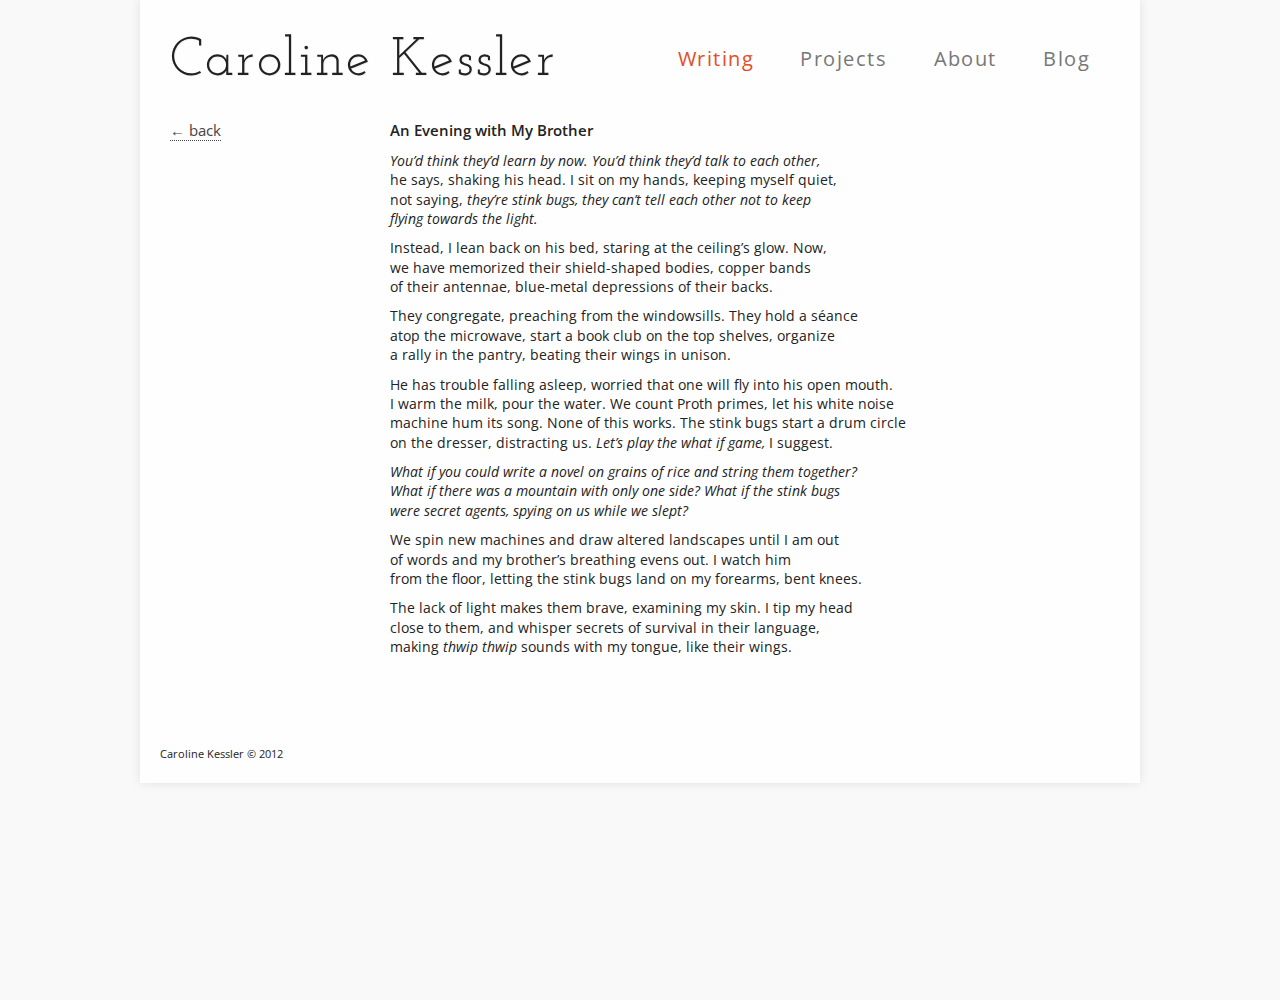
<file: an-evening-with-my-brother.html>
<!DOCTYPE html>
<html>
<head>
	<title>Caroline Kessler</title>
  <!-- HTML5 shim, for IE6-8 support of HTML5 elements -->
  <!--[if lt IE 9]>
    <script src="http://html5shim.googlecode.com/svn/trunk/html5.js"></script>
  <![endif]-->
  <link href='http://fonts.googleapis.com/css?family=Josefin+Slab:600,100' rel='stylesheet' type='text/css'>
  <link href='http://fonts.googleapis.com/css?family=Open+Sans:400,600' rel='stylesheet' type='text/css'>
  <link rel="stylesheet" href="styles/reset.css" type="text/css">
	<link rel="stylesheet" href="styles/screen.css" type="text/css">
	
  <meta name="viewport" content="width=device-width, initial-scale=1.0" />
</head>
<body>
<div class="container">  
  <header>
    <a href="index.html" class="name">
      <h1>Caroline Kessler</h1>
    </a>
    <nav>
       <ul>
         <li><a href="index.html#writing" class="selected">Writing</a></li>
         <li><a href="index.html#projects">Projects</a></li>
         <li><a href="index.html#about">About</a></li>
        <li><a href="http://carokess.tumblr.com">Blog</a></li>
      </ul>
    </nav>
  </header>

  <section id="poem">
    <div class="col2">
      <a class="back" href="index.html#writing">&larr; back</a>
    </div>
    <div class="col10">  
      <strong>An Evening with My Brother</strong>
<p>
<em>You&#146;d think they&#146;d learn by now. You&#146;d think they&#146;d talk to each other,</em><br />
he says, shaking his head. I sit on my hands, keeping myself quiet,<br />
not saying, <em>they&#146;re stink bugs, they can&#146;t tell each other not to keep<br />
flying towards the light.</em>
</p>
<p>
Instead, I lean back on his bed, staring at the ceiling&#146;s glow. Now,<br />
we have memorized their shield-shaped bodies, copper bands<br />
of their antennae, blue-metal depressions of their backs.
</p>
<p>
They congregate, preaching from the windowsills. They hold a s&eacute;ance<br />
atop the microwave, start a book club on the top shelves, organize <br />
a rally in the pantry, beating their wings in unison. 
</p>
<p>
He has trouble falling asleep, worried that one will fly into his open mouth.<br />
I warm the milk, pour the water. We count Proth primes, let his white noise <br />
machine hum its song. None of this works. The stink bugs start a drum circle<br />
on the dresser, distracting us. <em>Let&#146;s play the what if game,</em> I suggest.
</p>
<p>
<em>
What if you could write a novel on grains of rice and string them together?<br />
What if there was a mountain with only one side? What if the stink bugs <br />
were secret agents, spying on us while we slept? </em>
</p>
<p>
We spin new machines and draw altered landscapes until I am out <br />
of words and my brother&#146;s breathing evens out. I watch him<br />
from the floor, letting the stink bugs land on my forearms, bent knees.
</p>
<p>
The lack of light makes them brave, examining my skin. I tip my head<br />
close to them, and whisper secrets of survival in their language,<br />
making <em>thwip thwip</em> sounds with my tongue, like their wings. 
</p>    
    </div>
  </section>

  <footer>
    Caroline Kessler &copy; 2012
  </footer>

  </div>
</body>
</html>
</file>
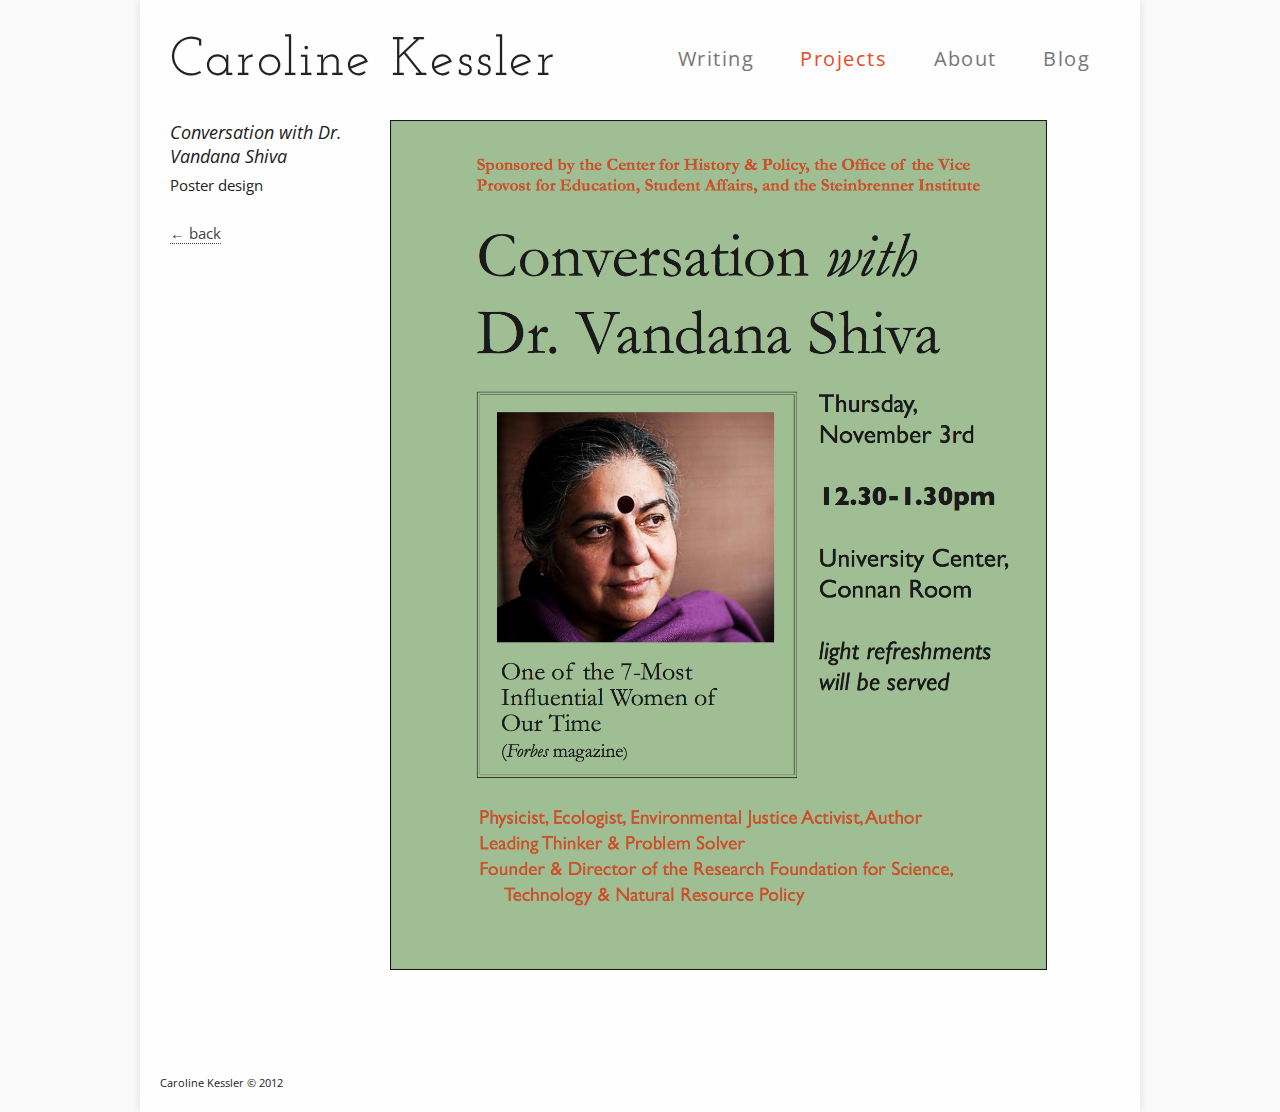
<file: conversation.html>
<!DOCTYPE html>
<html>
<head>
	<title>Caroline Kessler</title>
  <!-- HTML5 shim, for IE6-8 support of HTML5 elements -->
  <!--[if lt IE 9]>
    <script src="http://html5shim.googlecode.com/svn/trunk/html5.js"></script>
  <![endif]-->
  <link href='http://fonts.googleapis.com/css?family=Josefin+Slab:600,100' rel='stylesheet' type='text/css'>
  <link href='http://fonts.googleapis.com/css?family=Open+Sans:400,600' rel='stylesheet' type='text/css'>
  <link rel="stylesheet" href="styles/reset.css" type="text/css">
	<link rel="stylesheet" href="styles/screen.css" type="text/css">
	
  <meta name="viewport" content="width=device-width, initial-scale=1.0" />
</head>
<body>
<div class="container">  
  <header>
    <a href="index.html" class="name">
      <h1>Caroline Kessler</h1>
    </a>
    <nav>
       <ul>
         <li><a href="index.html#writing">Writing</a></li>
         <li><a href="index.html#projects" class="selected">Projects</a></li>
         <li><a href="index.html#about">About</a></li>
        <li><a href="http://carokess.tumblr.com">Blog</a></li>
      </ul>
    </nav>
  </header>

  <section id="visual-project">
    <div class="col2">
      <h3>Conversation with Dr. Vandana Shiva</h3>
      <h6>Poster design</h6>
      <p><!-- Insert description here --></p>

      <a class="back" href="index.html#projects">&larr; back</a>
    </div>
    <div class="col10">  
      <img src="images/visual04.png" />
    </div>
  </section>

  <footer>
    Caroline Kessler &copy; 2012
  </footer>

  </div>
</body>
</html>
</file>
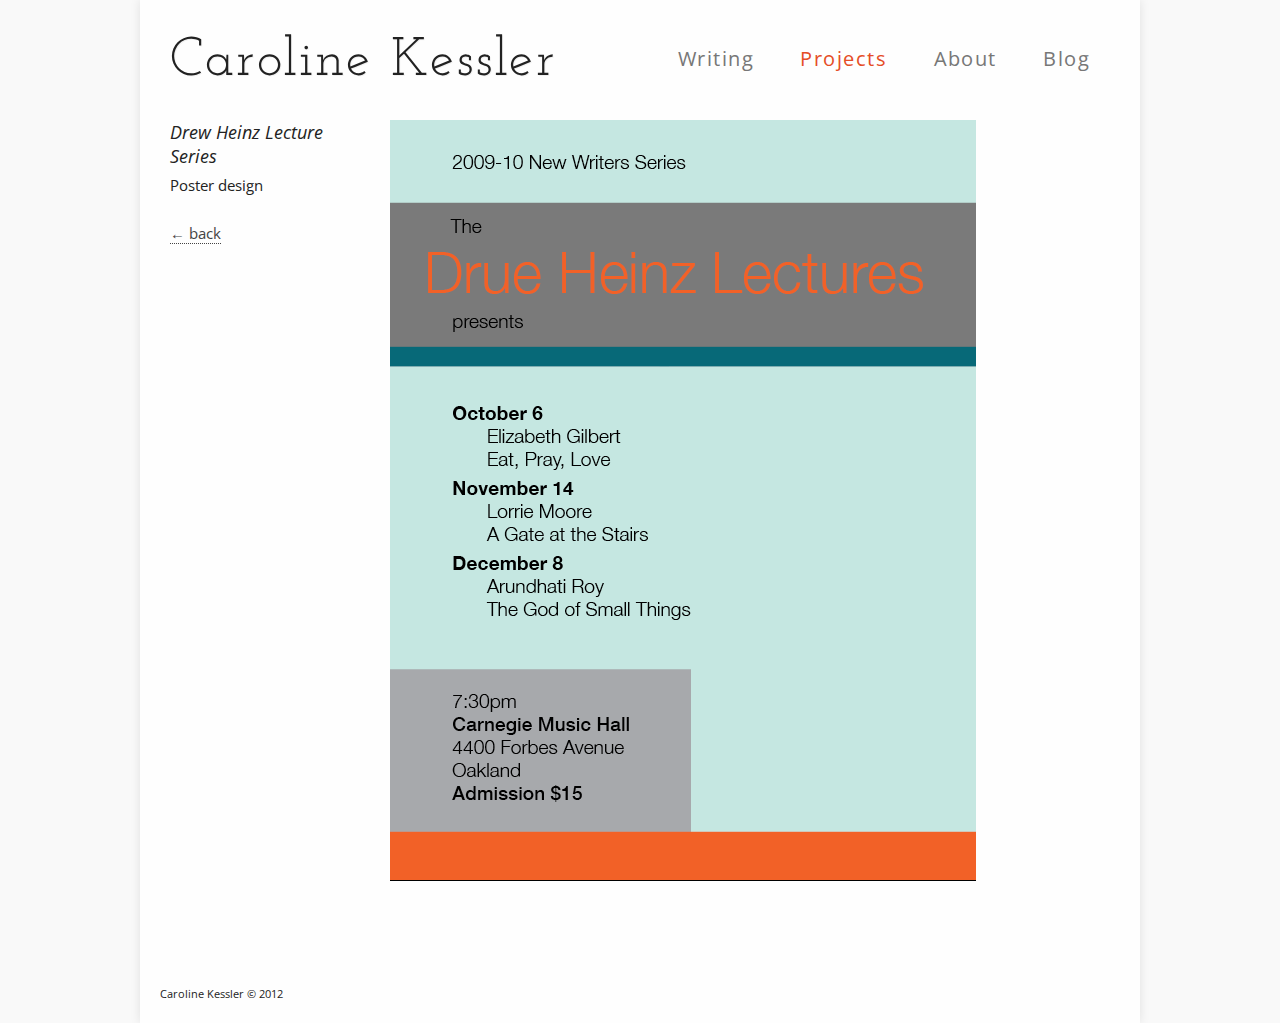
<file: drew-heinz.html>
<!DOCTYPE html>
<html>
<head>
	<title>Caroline Kessler</title>
  <!-- HTML5 shim, for IE6-8 support of HTML5 elements -->
  <!--[if lt IE 9]>
    <script src="http://html5shim.googlecode.com/svn/trunk/html5.js"></script>
  <![endif]-->
  <link href='http://fonts.googleapis.com/css?family=Josefin+Slab:600,100' rel='stylesheet' type='text/css'>
  <link href='http://fonts.googleapis.com/css?family=Open+Sans:400,600' rel='stylesheet' type='text/css'>
  <link rel="stylesheet" href="styles/reset.css" type="text/css">
	<link rel="stylesheet" href="styles/screen.css" type="text/css">
	
  <meta name="viewport" content="width=device-width, initial-scale=1.0" />
</head>
<body>
<div class="container">  
  <header>
    <a href="index.html" class="name">
      <h1>Caroline Kessler</h1>
    </a>
    <nav>
       <ul>
         <li><a href="index.html#writing">Writing</a></li>
         <li><a href="index.html#projects" class="selected">Projects</a></li>
         <li><a href="index.html#about">About</a></li>
        <li><a href="http://carokess.tumblr.com">Blog</a></li>
      </ul>
    </nav>
  </header>

  <section id="visual-project">
    <div class="col2">
      <h3>Drew Heinz Lecture Series</h3>
      <h6>Poster design</h6>
      <p><!-- Insert description here --></p>

      <a class="back" href="index.html#projects">&larr; back</a>
    </div>
    <div class="col10">  
      <img src="images/visual03.png" />
    </div>
  </section>

  <footer>
    Caroline Kessler &copy; 2012
  </footer>

  </div>
</body>
</html>
</file>
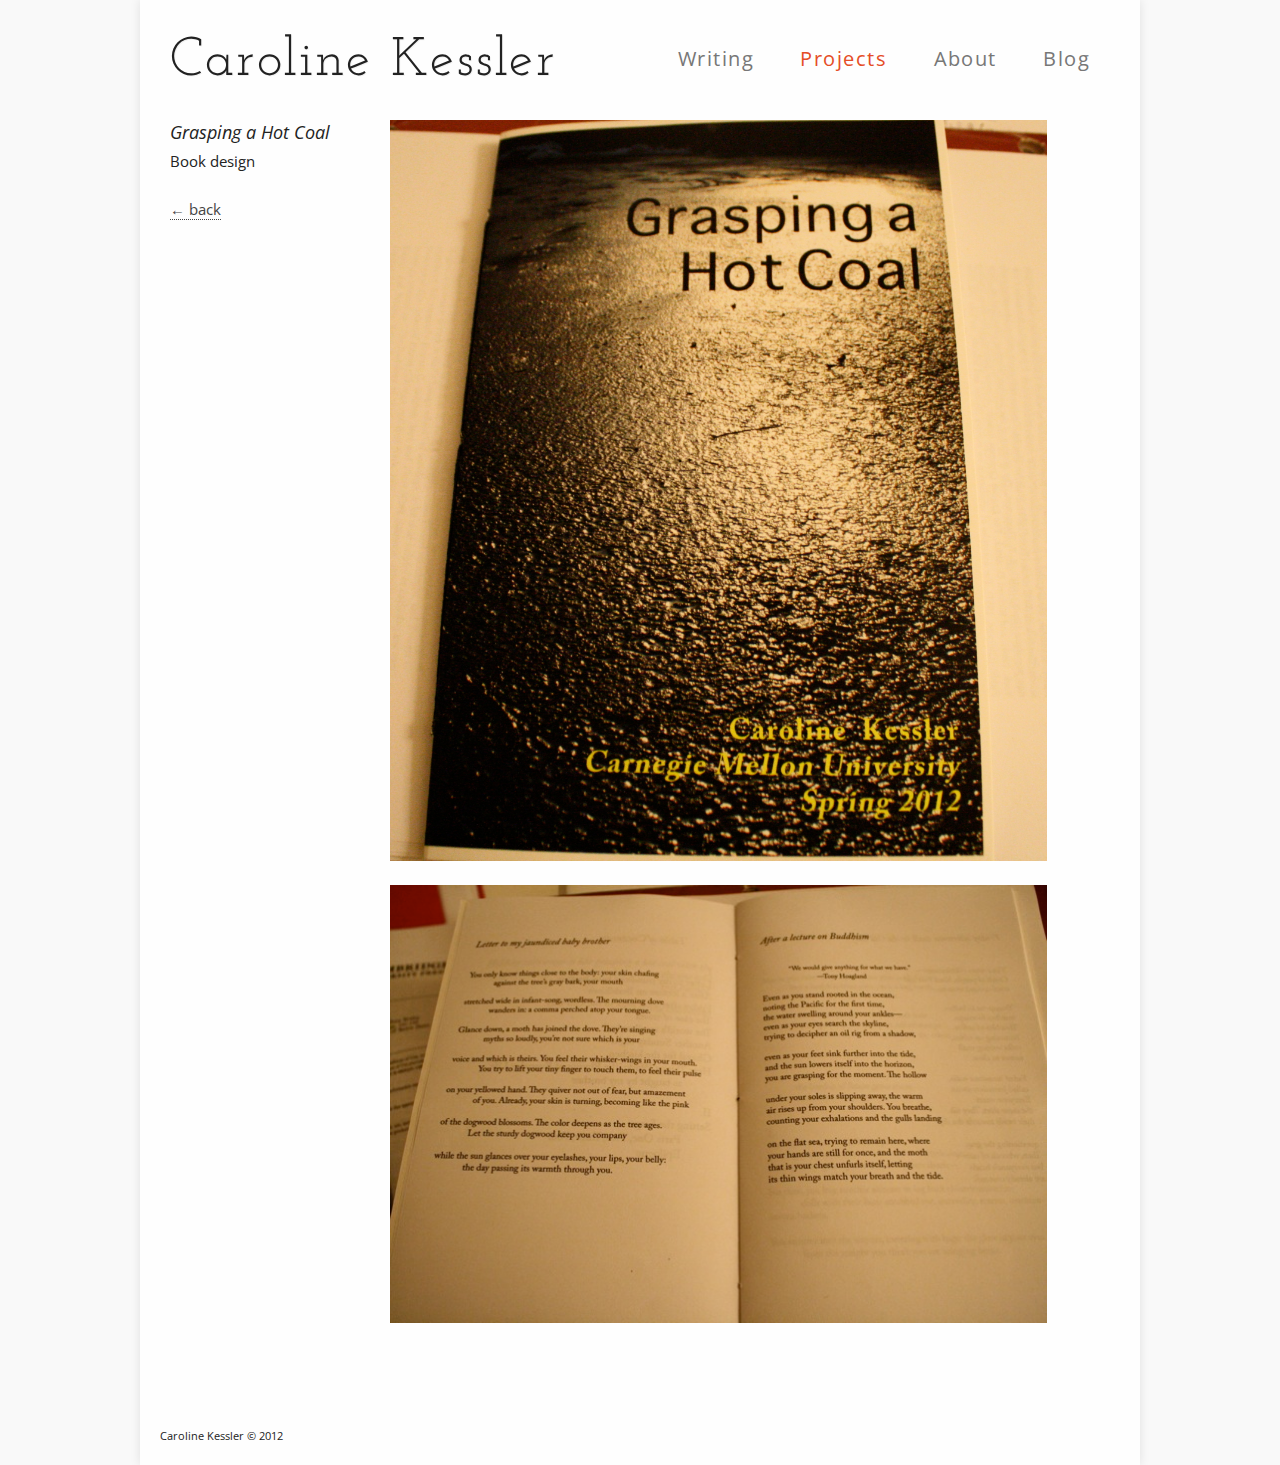
<file: grasping-a-hot-coal.html>
<!DOCTYPE html>
<html>
<head>
	<title>Caroline Kessler</title>
  <!-- HTML5 shim, for IE6-8 support of HTML5 elements -->
  <!--[if lt IE 9]>
    <script src="http://html5shim.googlecode.com/svn/trunk/html5.js"></script>
  <![endif]-->
  <link href='http://fonts.googleapis.com/css?family=Josefin+Slab:600,100' rel='stylesheet' type='text/css'>
  <link href='http://fonts.googleapis.com/css?family=Open+Sans:400,600' rel='stylesheet' type='text/css'>
  <link rel="stylesheet" href="styles/reset.css" type="text/css">
	<link rel="stylesheet" href="styles/screen.css" type="text/css">
	
  <meta name="viewport" content="width=device-width, initial-scale=1.0" />
</head>
<body>
<div class="container">  
  <header>
    <a href="index.html" class="name">
      <h1>Caroline Kessler</h1>
    </a>
    <nav>
       <ul>
         <li><a href="index.html#writing">Writing</a></li>
         <li><a href="index.html#projects" class="selected">Projects</a></li>
         <li><a href="index.html#about">About</a></li>
        <li><a href="http://carokess.tumblr.com">Blog</a></li>
      </ul>
    </nav>
  </header>

  <section id="visual-project">
    <div class="col2">
      <h3>Grasping a Hot Coal</h3>
      <h6>Book design</h6>
      <p><!-- Insert description here --></p>

      <a class="back" href="index.html#projects">&larr; back</a>
    </div>
    <div class="col10">  
      <img src="images/visual01a.jpg" />
      <img src="images/visual01b.jpg" />
    </div>
  </section>

  <footer>
    Caroline Kessler &copy; 2012
  </footer>

  </div>
</body>
</html>
</file>
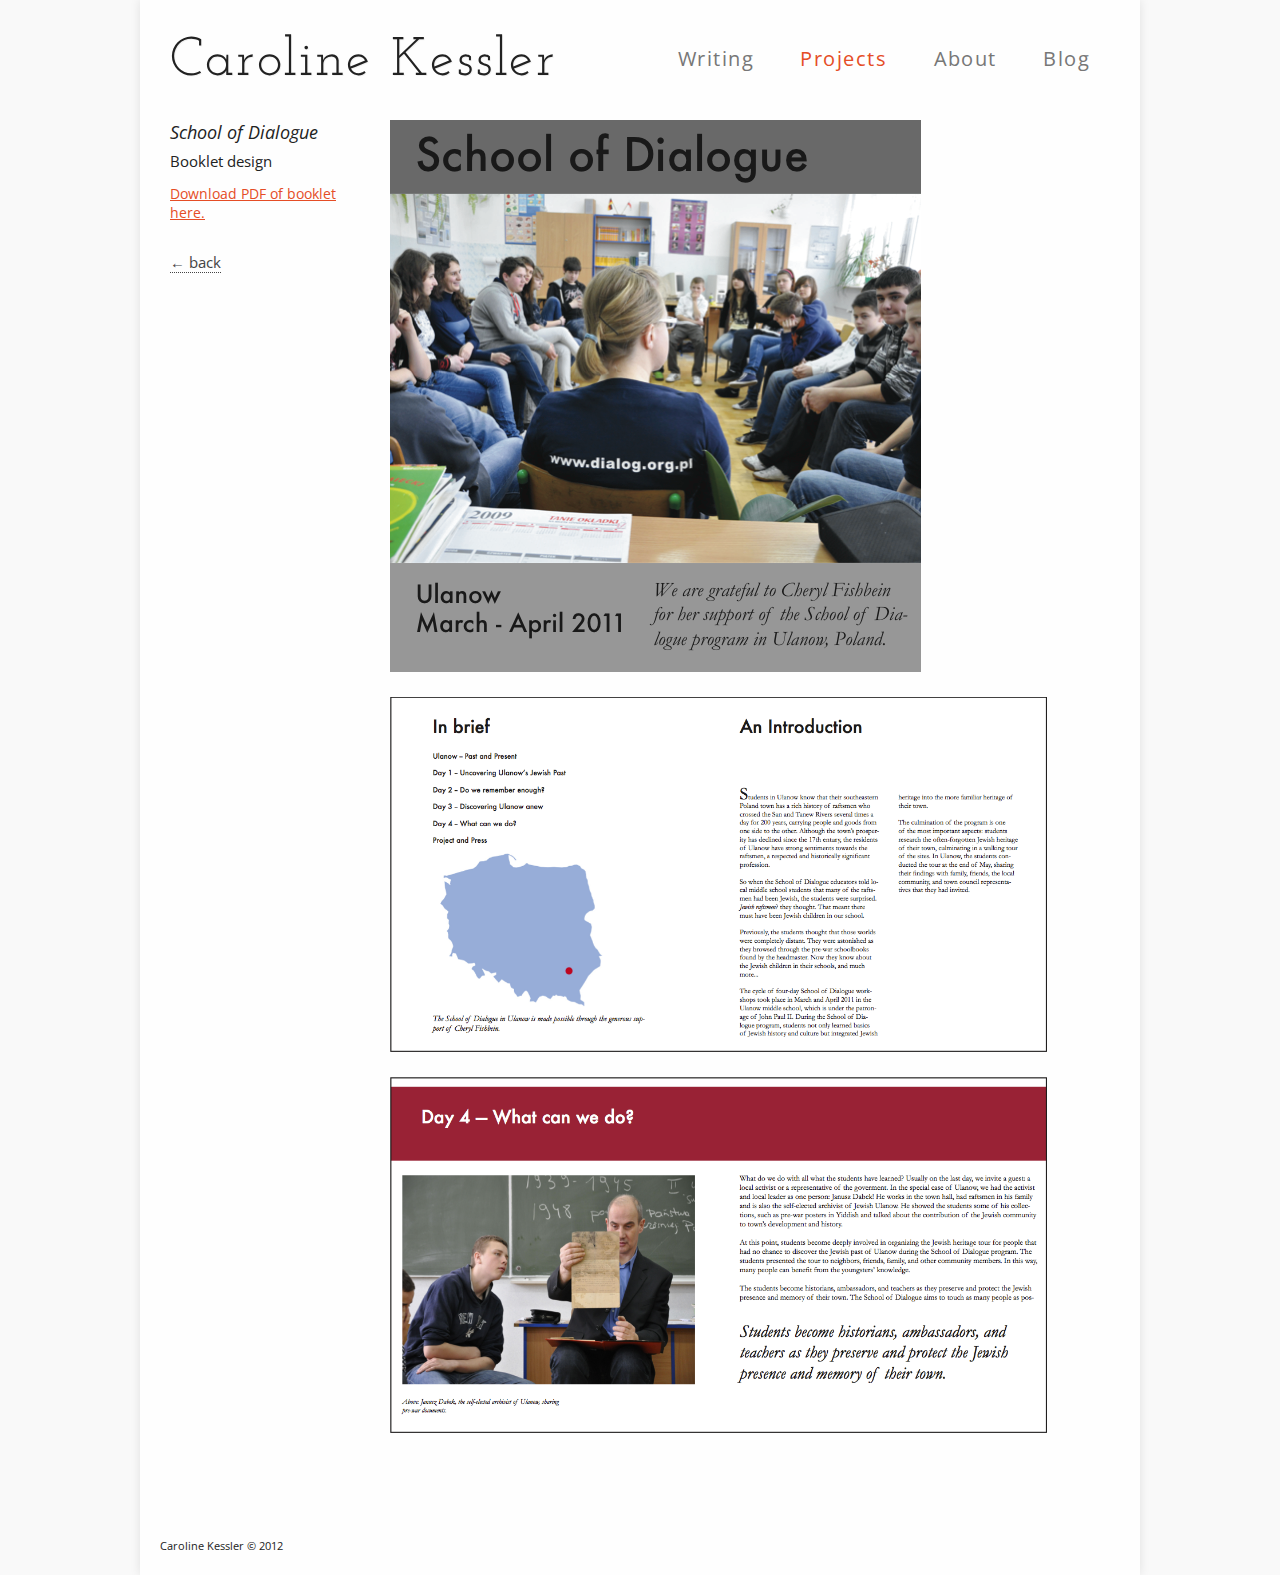
<file: school-of-dialogue.html>
<!DOCTYPE html>
<html>
<head>
	<title>Caroline Kessler</title>
  <!-- HTML5 shim, for IE6-8 support of HTML5 elements -->
  <!--[if lt IE 9]>
    <script src="http://html5shim.googlecode.com/svn/trunk/html5.js"></script>
  <![endif]-->
  <link href='http://fonts.googleapis.com/css?family=Josefin+Slab:600,100' rel='stylesheet' type='text/css'>
  <link href='http://fonts.googleapis.com/css?family=Open+Sans:400,600' rel='stylesheet' type='text/css'>
  <link rel="stylesheet" href="styles/reset.css" type="text/css">
	<link rel="stylesheet" href="styles/screen.css" type="text/css">
	
  <meta name="viewport" content="width=device-width, initial-scale=1.0" />
</head>
<body>
<div class="container">  
  <header>
    <a href="index.html" class="name">
      <h1>Caroline Kessler</h1>
    </a>
    <nav>
       <ul>
         <li><a href="index.html#writing">Writing</a></li>
         <li><a href="index.html#projects" class="selected">Projects</a></li>
         <li><a href="index.html#about">About</a></li>
        <li><a href="http://carokess.tumblr.com">Blog</a></li>
      </ul>
    </nav>
  </header>

  <section id="visual-project">
    <div class="col2">
      <h3>School of Dialogue</h3>
      <h6>Booklet design</h6>
      <p>
        <!-- Insert description here -->
        <a href="files/ForumBooklet.pdf">Download PDF of booklet here.</a>
      </p>

      <a class="back" href="index.html#projects">&larr; back</a>
    </div>
    <div class="col10">  
      <img src="images/visual05a.png" />
      <img src="images/visual05b.png" />
      <img src="images/visual05c.png" />
    </div>
  </section>

  <footer>
    Caroline Kessler &copy; 2012
  </footer>

  </div>
</body>
</html>
</file>
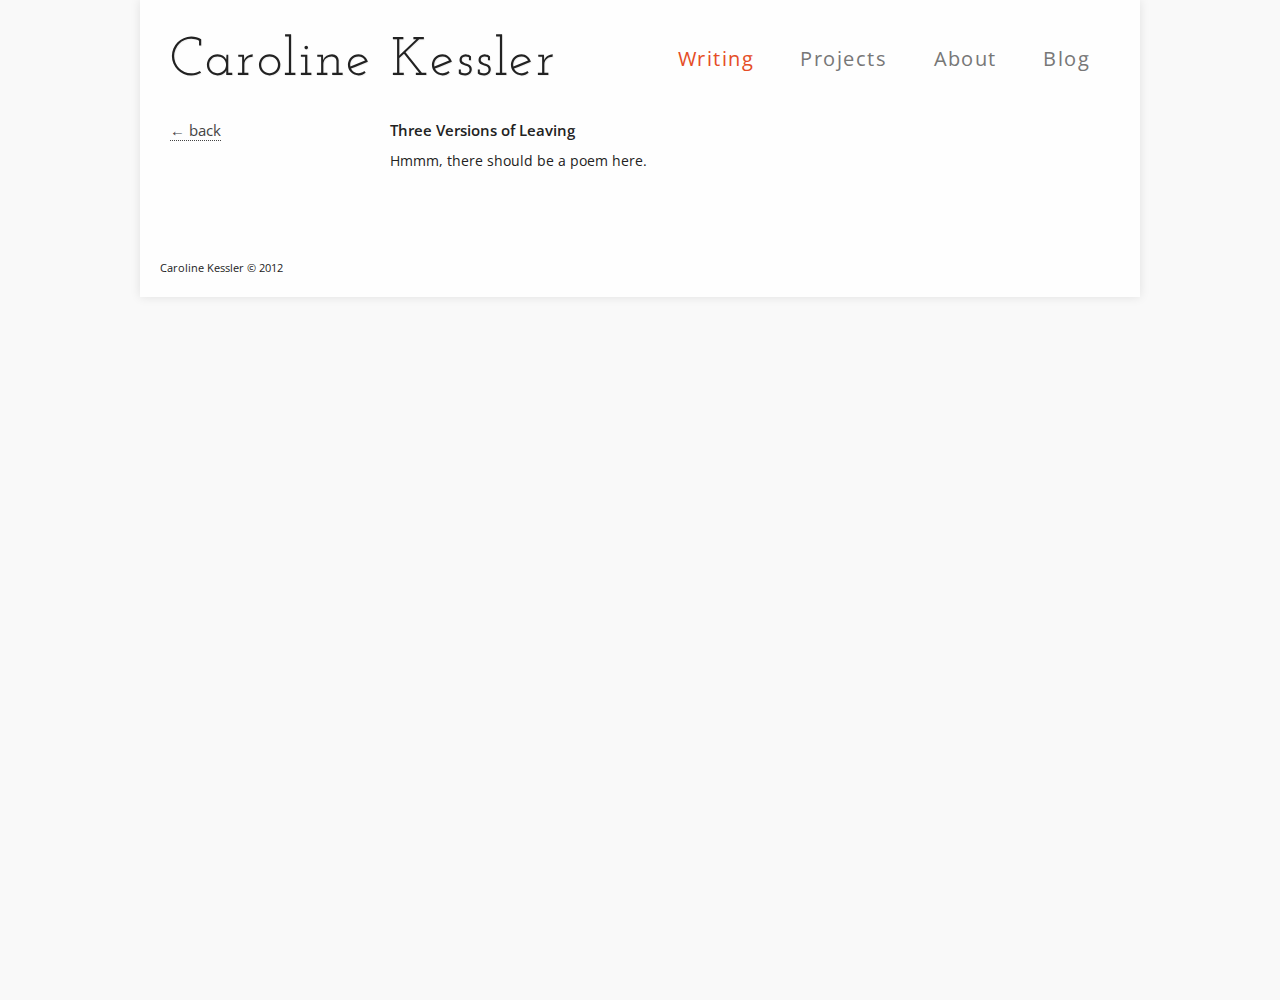
<file: three-versions-of-leaving.html>
<!DOCTYPE html>
<html>
<head>
	<title>Caroline Kessler</title>
  <!-- HTML5 shim, for IE6-8 support of HTML5 elements -->
  <!--[if lt IE 9]>
    <script src="http://html5shim.googlecode.com/svn/trunk/html5.js"></script>
  <![endif]-->
  <link href='http://fonts.googleapis.com/css?family=Josefin+Slab:600,100' rel='stylesheet' type='text/css'>
  <link href='http://fonts.googleapis.com/css?family=Open+Sans:400,600' rel='stylesheet' type='text/css'>
  <link rel="stylesheet" href="styles/reset.css" type="text/css">
	<link rel="stylesheet" href="styles/screen.css" type="text/css">
	
  <meta name="viewport" content="width=device-width, initial-scale=1.0" />
</head>
<body>
<div class="container">  
  <header>
    <a href="index.html" class="name">
      <h1>Caroline Kessler</h1>
    </a>
    <nav>
       <ul>
         <li><a href="index.html#writing" class="selected">Writing</a></li>
         <li><a href="index.html#projects">Projects</a></li>
         <li><a href="index.html#about">About</a></li>
        <li><a href="http://carokess.tumblr.com">Blog</a></li>
      </ul>
    </nav>
  </header>

  <section id="poem">
    <div class="col2">
      <a class="back" href="index.html#writing">&larr; back</a>
    </div>
    <div class="col10">  
      <strong>Three Versions of Leaving</strong>
<p>
Hmmm, there should be a poem here.
</p>    
    </div>
  </section>

  <footer>
    Caroline Kessler &copy; 2012
  </footer>

  </div>
</body>
</html>
</file>
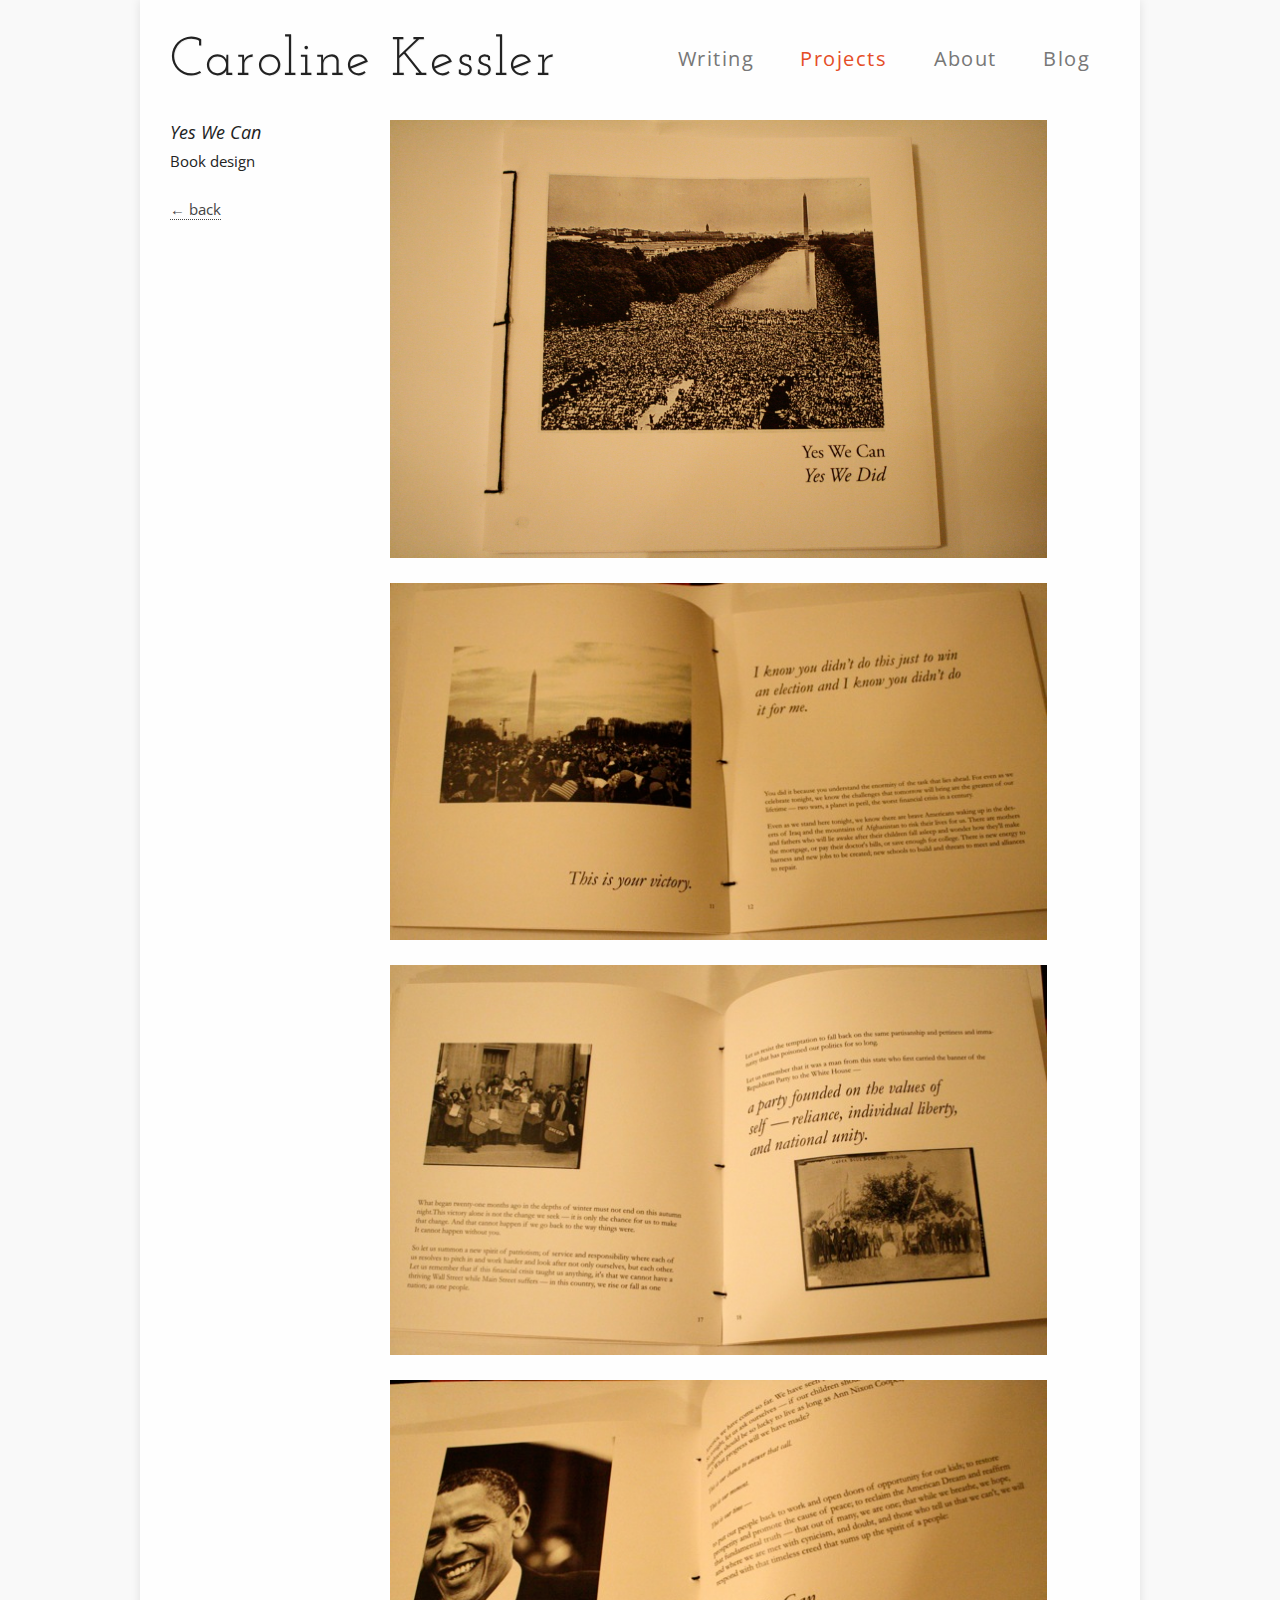
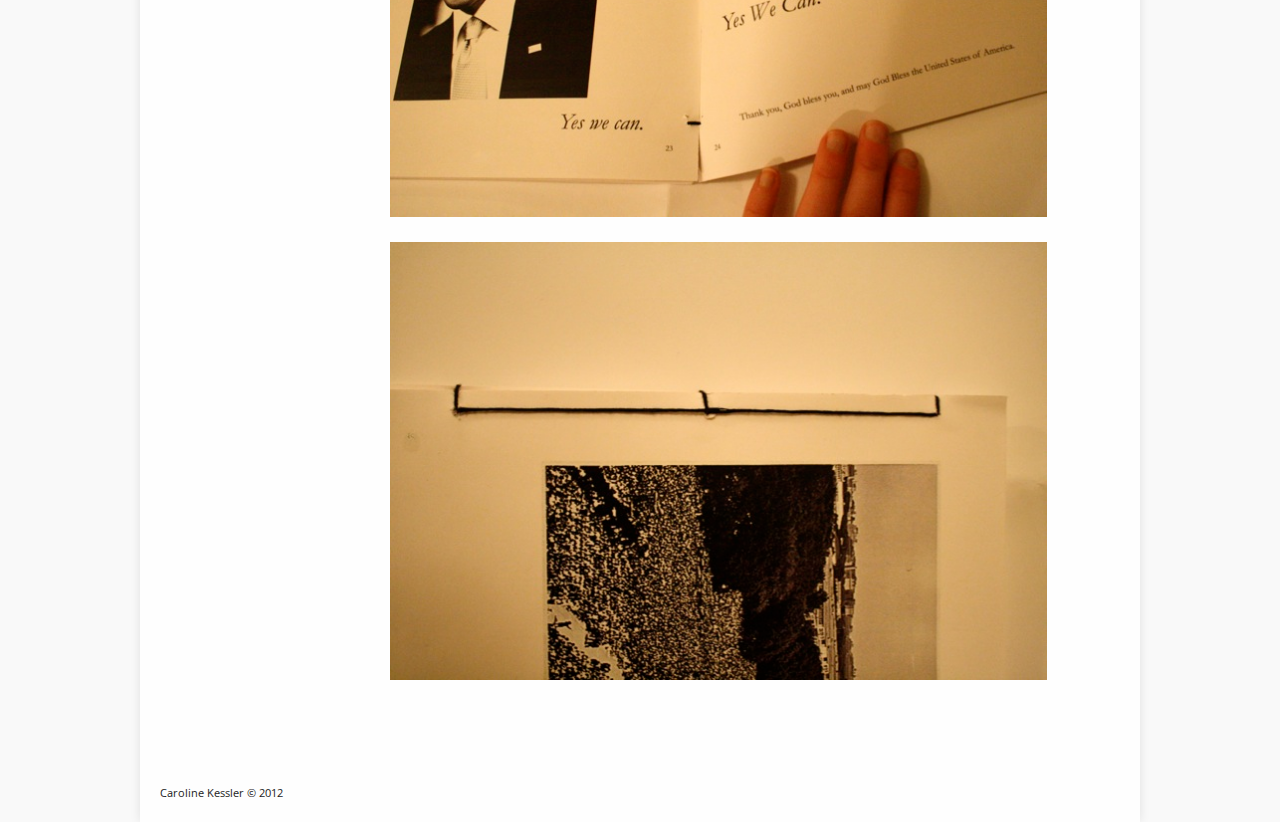
<file: yes-we-can.html>
<!DOCTYPE html>
<html>
<head>
	<title>Caroline Kessler</title>
  <!-- HTML5 shim, for IE6-8 support of HTML5 elements -->
  <!--[if lt IE 9]>
    <script src="http://html5shim.googlecode.com/svn/trunk/html5.js"></script>
  <![endif]-->
  <link href='http://fonts.googleapis.com/css?family=Josefin+Slab:600,100' rel='stylesheet' type='text/css'>
  <link href='http://fonts.googleapis.com/css?family=Open+Sans:400,600' rel='stylesheet' type='text/css'>
  <link rel="stylesheet" href="styles/reset.css" type="text/css">
	<link rel="stylesheet" href="styles/screen.css" type="text/css">
	
  <meta name="viewport" content="width=device-width, initial-scale=1.0" />
</head>
<body>
<div class="container">  
  <header>
    <a href="index.html" class="name">
      <h1>Caroline Kessler</h1>
    </a>
    <nav>
       <ul>
         <li><a href="index.html#writing">Writing</a></li>
         <li><a href="index.html#projects" class="selected">Projects</a></li>
         <li><a href="index.html#about">About</a></li>
        <li><a href="http://carokess.tumblr.com">Blog</a></li>
      </ul>
    </nav>
  </header>

  <section id="visual-project">
    <div class="col2">
      <h3>Yes We Can</h3>
      <h6>Book design</h6>
      <p><!-- Insert description here --></p>

      <a class="back" href="index.html#projects">&larr; back</a>
    </div>
    <div class="col10">  
      <img src="images/visual02a.jpg" />
      <img src="images/visual02b.jpg" />
      <img src="images/visual02c.jpg" />
      <img src="images/visual02d.jpg" />
      <img src="images/visual02e.jpg" />
    </div>
  </section>

  <footer>
    Caroline Kessler &copy; 2012
  </footer>

  </div>
</body>
</html>
</file>
<file: styles/screen.css>
/* For IE to render HTML5 elements properly */
header, footer, article, section, nav, menu { display: block;}

body {
  color: #222;
  background: #f9f9f9;
  font-family: 'Open Sans', sans-serif;
  font-size: 1em;
  line-height: 1.5;
  vertical-align: baseline;
  min-height: 1000px;
  text-rendering: optimizeLegibility;
}

html>body {
	font-size: 16px;
}

.container {
  background: #fefefe;
  width: 960px;
  padding: 0px 20px 20px 20px;
  margin: 0 auto;
  box-shadow: 0 0 10px rgba(0,0,0,.1);
}

h1 {
  font-family: 'Josefin Slab', Georgia, serif;
  font-size: 3em;
  letter-spacing: .04em;
  text-shadow: 1px 1px 0 rgba(0,0,0,.05);
}

h2 {
  font-weight: 600;
  margin: 20px 0 5px 0;
}

section a {
  text-decoration: none;
  border-bottom: 1px dotted #444;
  color: #444;
}

section p a {
  color: #e54d26;
  text-decoration: underline;
  border-bottom: none;
}

p {
  margin: 10px 0;
  line-height: 1.4em;
  max-width: 640px;
  font-size: .93em;
}

strong {
  font-weight: 600;
}

em {
  font-style: italic;
}

ul li {
  margin: 10px 0;
  line-height: 1.6em;
}

.col2 {
  width: 20.83333%;
  margin-right: 3.125%;
  float: left;
  clear: both;
}

.col10 {
  width: 76.041666%;
  display: inline-block;
}

/* Header */
header {
  padding: 35px 10px 25px 10px;
  font-size: 1.13em;
  letter-spacing: .08em;
  background-color: #fefefe;
  position: fixed;
  width: 940px;
}

header h1 {
  float: left;
}

header a.name {
  text-decoration: none;
  color: #222;
}

nav {
  margin-top: 10px;
}

nav ul {
  float: right;
}

nav ul li {
  display: inline-block;
  margin: 0 20px;
}

nav a {
  text-decoration: none;
  color: #777;
  font-size: 1.1em;
  border-bottom: none;
}

nav a.selected {
  color: #e54d26;
}

/* sections */
.container section {
  padding: 30px 0;  
}

#intro {
  padding: 300px 10px 50px 10px;
}

#intro h1 {
  color: #999;
  line-height: 1.4em;
  font-size: 2.4em;
  font-weight: 100;
  font-family: 'Josefin Slab', sans-serif;
}

.writing h2 {
  text-align: right;
  font-weight: 600;
  color: #e54d26;
  font-size: 1.1em;
  margin: 22px 0;
}

.writing ul {
  margin: 20px 0;
  font-size: .93em;
}

.writing .buffer {
  margin-top: 30px;
}

/* Projects section */
#projects li {
  margin-bottom: 20px;
}

#project li:last-child {
  margin-bottom: 0;
}

.promo {
  background: #eee;
  padding: 2px 6px;
  display: inline-block;
}

/* Visual (home page) */
#projects .visual a {
  border-bottom: none;
}

#projects .visual li {
  display: inline-block;
  margin: 0 5px 25px 5px;
  width: 220px;
  vertical-align: top;
}

.visual li figure {
  width: 210px;
  height: 140px;
  margin: 0 0 10px 0;
  border: 1px solid #ccc;

  -moz-box-shadow: 0 1px 4px rgba(0,0,0,.2);
  -webkit-box-shadow: 0 1px 4px rgba(0,0,0,.2);
  box-shadow: 0 1px 4px rgba(0,0,0,.2);
}

.visual li:first-child figure {
  background: url("../images/visual01-thumb.jpg") no-repeat;
}

.visual li:nth-child(2) figure {
  background: url("../images/visual02-thumb.jpg") no-repeat;
}

.visual li:nth-child(3) figure {
  background: url("../images/visual03-thumb.png") no-repeat;
}

.visual li:nth-child(4) figure {
  background: url("../images/visual04-thumb.png") no-repeat;
}

.visual li:nth-child(5) figure {
  background: url("../images/visual05-thumb.png") no-repeat;
}

.visual li figcaption {
  font-size: .93em;
  color: #999;
}

.visual li figcaption em {
  display: block;
  font-size: 1.08em;
  color: #333;
  line-height: 1.4em;
}

/* About section */
#about ul {
  font-size: .77em;
}

#about img {
  width: 200px;
  margin-top: 10px;
}

/* Individual pages */
#poem, 
#visual-project {
  padding: 120px 0 0 0;
  font-size: .93em;
  line-height: 1.4em;
}

a.back {
  margin-left: 10px;
}

/* Individual visual project page */
#visual-project img {
  max-width: 90%;
  margin-bottom: 20px;
}

#visual-project h3 {
  font-style: italic;
  font-size: 1.231em;
  line-height: 1.3em;
  margin: 0 0 0 10px;
}

#visual-project h6 {
  margin: 10px 0 15px 10px;
}

#visual-project p {
  margin: 5px 0 30px 10px;
}

/* Footer */
footer {
  font-size: .7em;
  margin-top: 80px;
}

/* Media queries
---------------------------------------- */

@media only screen and (max-width: 600px) {
  .container {
    width: auto;
    padding: 30px 10px 60px 10px;
  }

  header {
    position: relative;
    text-align: center;
  }

  header h1 {
    float: none;

  }

  nav ul {
    float: none;
  }

  nav ul li {
    display: inline-block;
    margin: 5px 10px;
  }

}

@media only screen and (min-width: 601px) and (max-width: 1024px) {
  header {
    position: relative;
  }

  .container {
    width: auto;
  }
}
</file>
